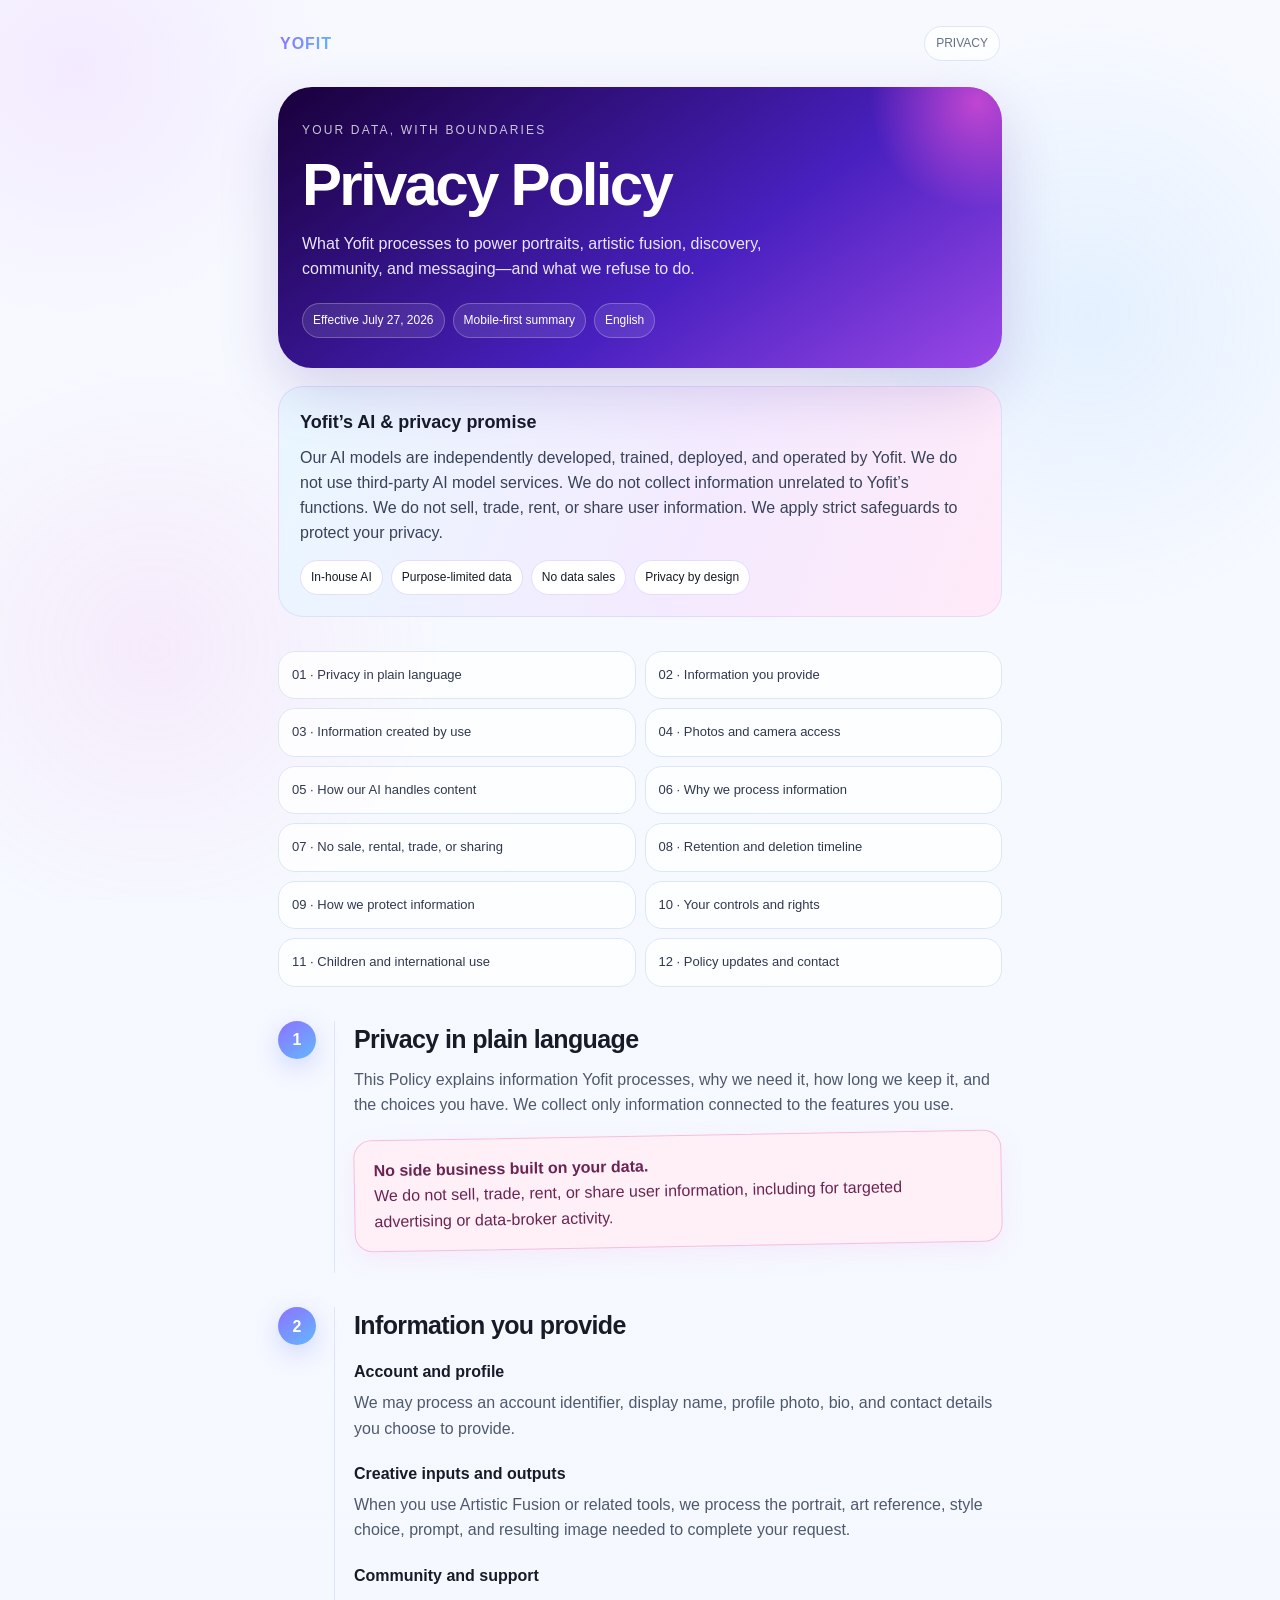
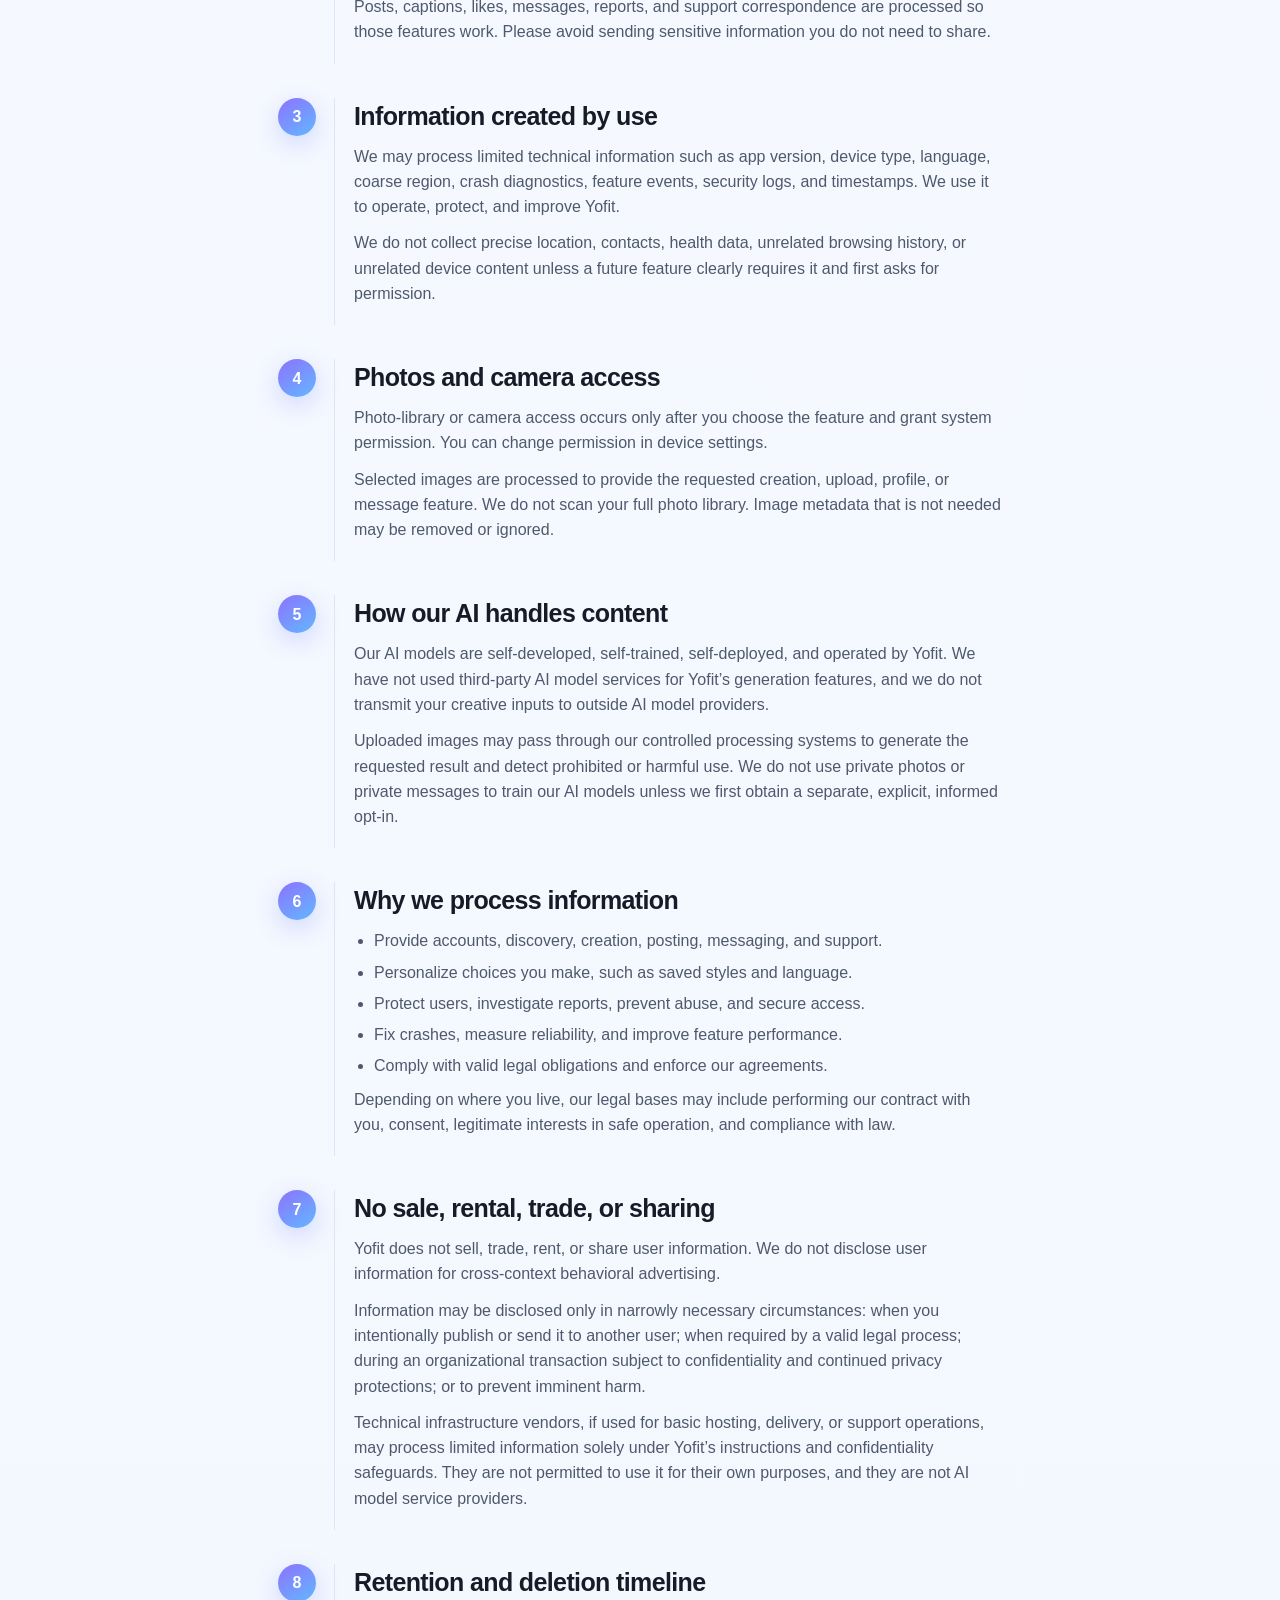
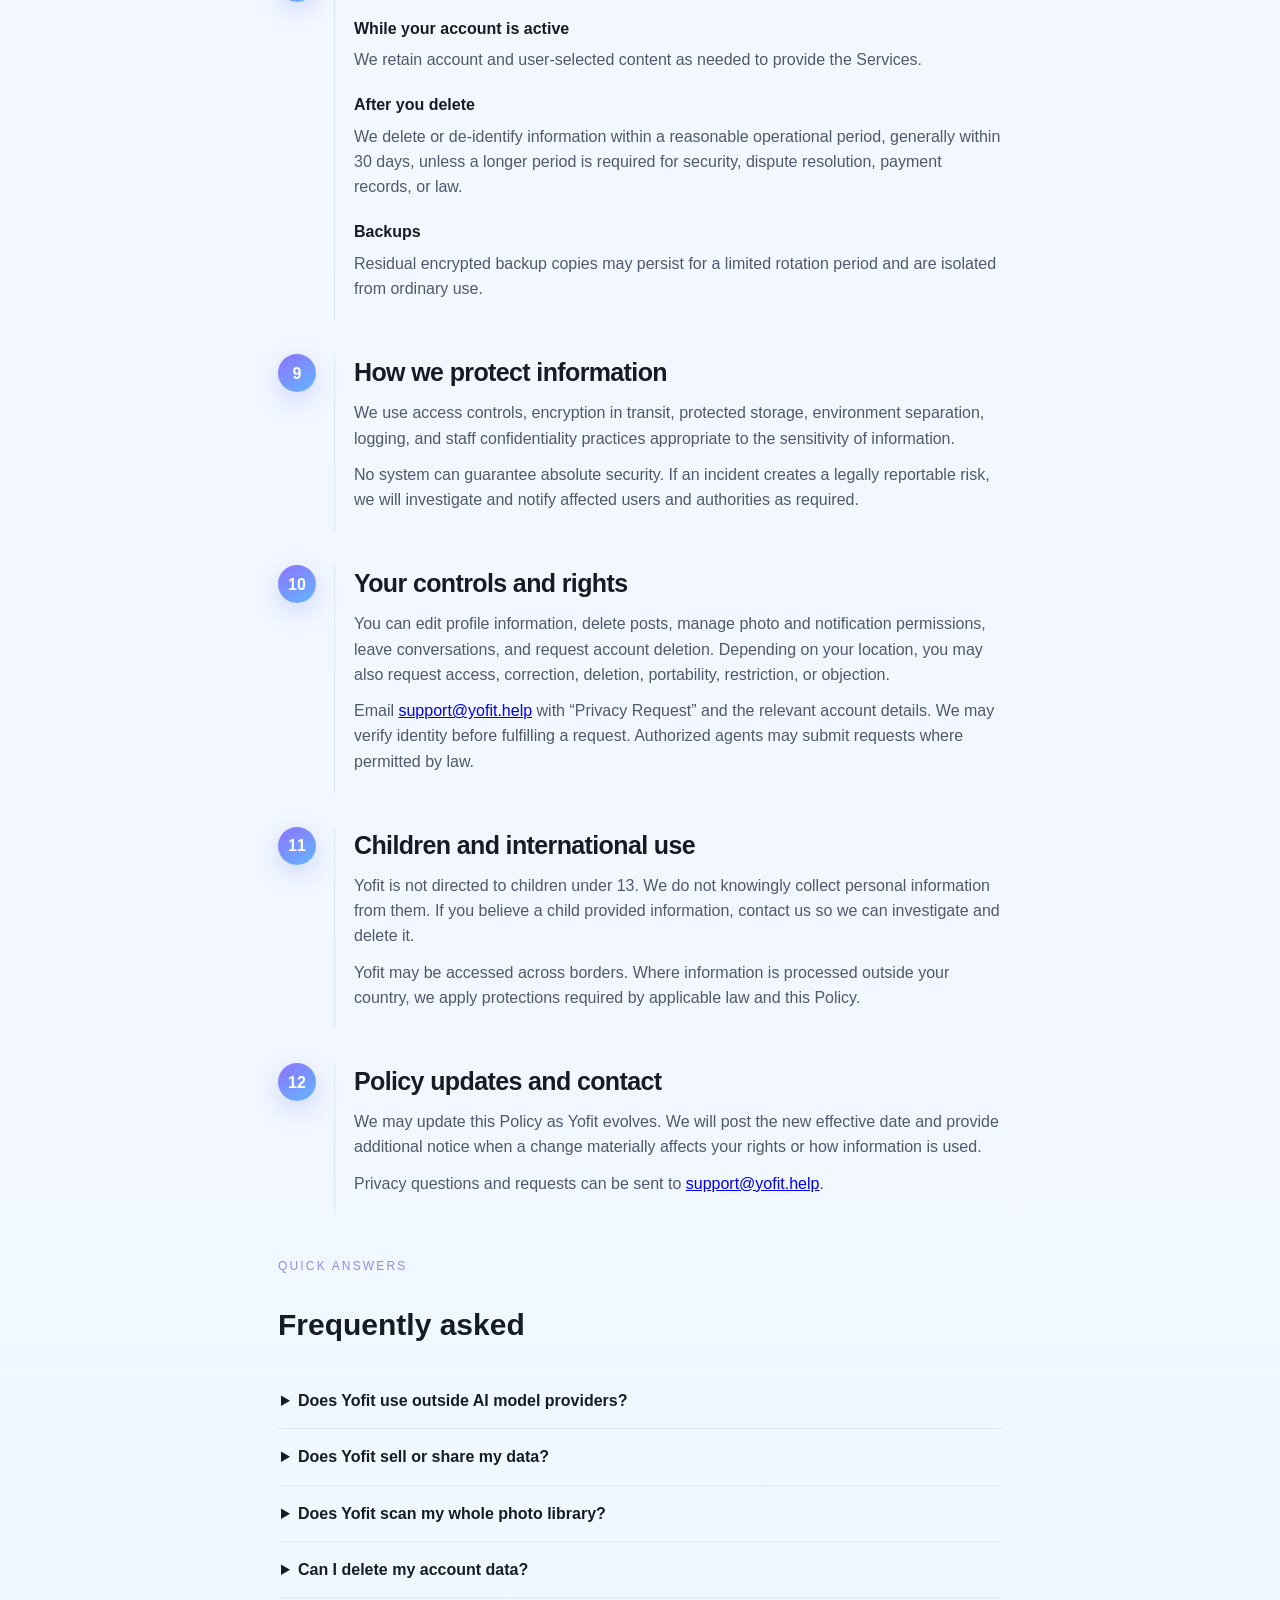
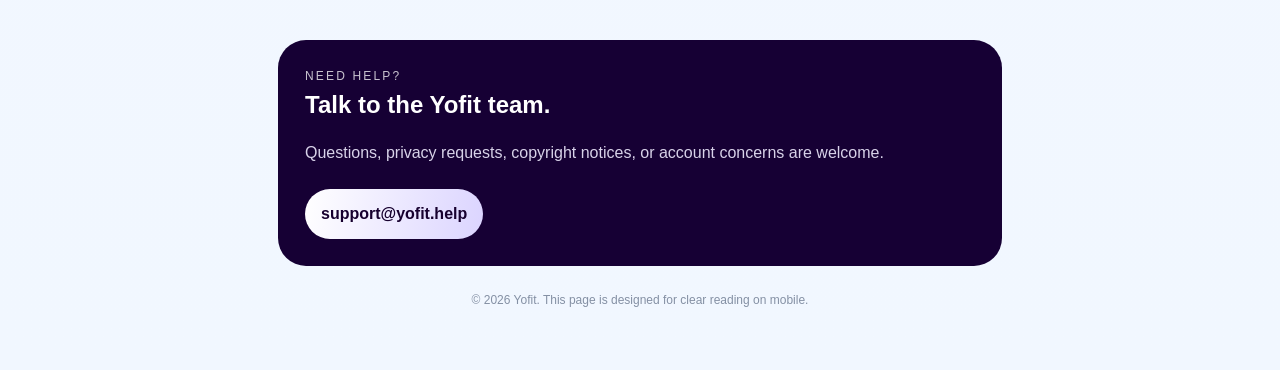
<file: privacy-policy.html>
<!doctype html><html lang="en"><head><meta charset="utf-8"><meta name="viewport" content="width=device-width,initial-scale=1,viewport-fit=cover"><meta name="theme-color" content="#160034"><title>Privacy Policy · Yofit</title><style>
:root{--ink:#171b27;--muted:#657083;--bg:#f5f8ff;--paper:#fff;--blue:#62b8ff;--violet:#8d72ff;--pink:#fa78d5;--line:#dce7f5;--deep:#160034}
*{box-sizing:border-box}html{scroll-behavior:smooth}body{margin:0;background:radial-gradient(circle at 75px 70px,#f3eaff 0,transparent 250px),linear-gradient(180deg,#f7f9ff,#f1f7ff);color:var(--ink);font:16px/1.58 -apple-system,BlinkMacSystemFont,"SF Pro Text","Segoe UI",sans-serif}
body:before{content:"";position:fixed;inset:0;pointer-events:none;background:radial-gradient(circle at 85% 35%,rgba(98,184,255,.12),transparent 24%),radial-gradient(circle at 12% 72%,rgba(250,120,213,.10),transparent 22%)}
.page{width:min(100%,760px);margin:auto;padding:18px 18px 60px;position:relative}.nav{display:flex;align-items:center;justify-content:space-between;padding:8px 2px 26px}.brand{font-weight:850;letter-spacing:.06em;background:linear-gradient(110deg,var(--violet),var(--blue));-webkit-background-clip:text;color:transparent}.pill{border:1px solid var(--line);background:rgba(255,255,255,.74);padding:7px 11px;border-radius:999px;color:var(--muted);font-size:12px}
.hero{padding:34px 24px 30px;border-radius:34px;background:linear-gradient(145deg,#19003b,#4820bf 60%,#9a48e7);color:#fff;box-shadow:0 22px 60px rgba(63,35,150,.18);overflow:hidden;position:relative}.hero:after{content:"";position:absolute;width:230px;height:230px;border-radius:50%;right:-90px;top:-100px;background:radial-gradient(circle,#fd58d9,transparent 66%);opacity:.65}.kicker{font-size:12px;letter-spacing:.18em;text-transform:uppercase;opacity:.76}.hero h1{font-size:clamp(37px,10vw,60px);line-height:.98;letter-spacing:-.045em;margin:16px 0;max-width:620px}.hero p{max-width:540px;margin:0;color:#eae7ff}.meta{display:flex;gap:8px;flex-wrap:wrap;margin-top:22px}.meta span{font-size:12px;padding:7px 10px;border:1px solid rgba(255,255,255,.24);border-radius:999px;background:rgba(255,255,255,.10)}
.promise{margin:18px 0 34px;border-radius:25px;padding:21px;background:linear-gradient(110deg,#e9f7ff,#f4eaff 58%,#ffeaf8);border:1px solid rgba(141,114,255,.16)}.promise b{display:block;font-size:18px;margin-bottom:8px}.promise p{margin:0;color:#394257}.chips{display:flex;gap:8px;flex-wrap:wrap;margin-top:14px}.chips span{font-size:12px;background:#fff;border:1px solid #e5dbff;border-radius:999px;padding:7px 10px}
.toc{display:grid;grid-template-columns:repeat(2,1fr);gap:9px;margin:0 0 34px}.toc a{text-decoration:none;color:#30384c;background:rgba(255,255,255,.75);border:1px solid var(--line);border-radius:17px;padding:13px;font-size:13px}
.section{display:grid;grid-template-columns:42px 1fr;gap:14px;margin:0 0 34px}.dot{width:38px;height:38px;border-radius:50%;display:grid;place-items:center;color:#fff;font-weight:800;background:linear-gradient(145deg,var(--violet),var(--blue));box-shadow:0 8px 24px rgba(100,120,255,.25)}.copy{border-left:1px solid var(--line);padding:0 0 8px 19px}.copy h2{font-size:25px;line-height:1.12;margin:4px 0 14px;letter-spacing:-.025em}.copy h3{font-size:16px;margin:20px 0 6px}.copy p,.copy li{color:#4f596c}.copy p{margin:0 0 11px}.copy ul{padding-left:20px;margin:8px 0}.copy li{margin:6px 0}
.sticker{transform:rotate(-1deg);margin:18px 0;padding:17px 19px;border:1px solid #f4bfdc;border-radius:18px;background:#fff0f8;color:#6b2451;box-shadow:0 8px 24px rgba(250,120,213,.10)}.note{margin:18px 0;padding:16px 18px;border-left:4px solid var(--blue);border-radius:0 16px 16px 0;background:#eef9ff;color:#354257}
.faq{margin:42px 0}.faq h2{font-size:30px}.faq details{border-bottom:1px solid var(--line);padding:15px 3px}.faq summary{font-weight:700;cursor:pointer}.faq details p{color:var(--muted);margin:10px 0 5px}
.contact{padding:27px;border-radius:28px;background:var(--deep);color:#fff}.contact h2{margin:0 0 8px}.contact p{color:#d8d2e9}.contact a{display:inline-block;margin-top:8px;color:#17002f;background:linear-gradient(100deg,#fff,#dbd4ff);font-weight:800;text-decoration:none;padding:12px 16px;border-radius:999px}.fine{font-size:12px;color:#8490a4;text-align:center;margin-top:25px}
@media(max-width:480px){.page{padding:12px 14px 44px}.hero{padding:28px 21px 26px;border-radius:28px}.hero h1{font-size:42px}.toc{grid-template-columns:1fr 1fr}.section{grid-template-columns:34px 1fr;gap:10px}.dot{width:32px;height:32px;font-size:13px}.copy{padding-left:14px}.copy h2{font-size:22px}}
</style></head><body><main class="page">
  <nav class="nav"><div class="brand">YOFIT</div><div class="pill">PRIVACY</div></nav>
  <header class="hero"><div class="kicker">Your data, with boundaries</div><h1>Privacy Policy</h1><p>What Yofit processes to power portraits, artistic fusion, discovery, community, and messaging—and what we refuse to do.</p><div class="meta"><span>Effective July 27, 2026</span><span>Mobile-first summary</span><span>English</span></div></header>
  
<div class="promise"><b>Yofit’s AI & privacy promise</b>
<p>Our AI models are independently developed, trained, deployed, and operated by Yofit. We do not use third-party AI model services. We do not collect information unrelated to Yofit’s functions. We do not sell, trade, rent, or share user information. We apply strict safeguards to protect your privacy.</p>
<div class="chips"><span>In-house AI</span><span>Purpose-limited data</span><span>No data sales</span><span>Privacy by design</span></div></div><nav class="toc"><a href="#overview">01 · Privacy in plain language</a><a href="#collect">02 · Information you provide</a><a href="#automatic">03 · Information created by use</a><a href="#photos">04 · Photos and camera access</a><a href="#ai">05 · How our AI handles content</a><a href="#uses">06 · Why we process information</a><a href="#disclosure">07 · No sale, rental, trade, or sharing</a><a href="#retention">08 · Retention and deletion timeline</a><a href="#security">09 · How we protect information</a><a href="#choices">10 · Your controls and rights</a><a href="#children">11 · Children and international use</a><a href="#updates">12 · Policy updates and contact</a></nav><section class="section" id="overview"><div class="dot">1</div><div class="copy"><h2>Privacy in plain language</h2><p>This Policy explains information Yofit processes, why we need it, how long we keep it, and the choices you have. We collect only information connected to the features you use.</p><div class="sticker"><b>No side business built on your data.</b><br>We do not sell, trade, rent, or share user information, including for targeted advertising or data-broker activity.</div></div></section><section class="section" id="collect"><div class="dot">2</div><div class="copy"><h2>Information you provide</h2><h3>Account and profile</h3><p>We may process an account identifier, display name, profile photo, bio, and contact details you choose to provide.</p><h3>Creative inputs and outputs</h3><p>When you use Artistic Fusion or related tools, we process the portrait, art reference, style choice, prompt, and resulting image needed to complete your request.</p><h3>Community and support</h3><p>Posts, captions, likes, messages, reports, and support correspondence are processed so those features work. Please avoid sending sensitive information you do not need to share.</p></div></section><section class="section" id="automatic"><div class="dot">3</div><div class="copy"><h2>Information created by use</h2><p>We may process limited technical information such as app version, device type, language, coarse region, crash diagnostics, feature events, security logs, and timestamps. We use it to operate, protect, and improve Yofit.</p><p>We do not collect precise location, contacts, health data, unrelated browsing history, or unrelated device content unless a future feature clearly requires it and first asks for permission.</p></div></section><section class="section" id="photos"><div class="dot">4</div><div class="copy"><h2>Photos and camera access</h2><p>Photo-library or camera access occurs only after you choose the feature and grant system permission. You can change permission in device settings.</p><p>Selected images are processed to provide the requested creation, upload, profile, or message feature. We do not scan your full photo library. Image metadata that is not needed may be removed or ignored.</p></div></section><section class="section" id="ai"><div class="dot">5</div><div class="copy"><h2>How our AI handles content</h2><p>Our AI models are self-developed, self-trained, self-deployed, and operated by Yofit. We have not used third-party AI model services for Yofit’s generation features, and we do not transmit your creative inputs to outside AI model providers.</p><p>Uploaded images may pass through our controlled processing systems to generate the requested result and detect prohibited or harmful use. We do not use private photos or private messages to train our AI models unless we first obtain a separate, explicit, informed opt-in.</p></div></section><section class="section" id="uses"><div class="dot">6</div><div class="copy"><h2>Why we process information</h2><ul><li>Provide accounts, discovery, creation, posting, messaging, and support.</li><li>Personalize choices you make, such as saved styles and language.</li><li>Protect users, investigate reports, prevent abuse, and secure access.</li><li>Fix crashes, measure reliability, and improve feature performance.</li><li>Comply with valid legal obligations and enforce our agreements.</li></ul><p>Depending on where you live, our legal bases may include performing our contract with you, consent, legitimate interests in safe operation, and compliance with law.</p></div></section><section class="section" id="disclosure"><div class="dot">7</div><div class="copy"><h2>No sale, rental, trade, or sharing</h2><p>Yofit does not sell, trade, rent, or share user information. We do not disclose user information for cross-context behavioral advertising.</p><p>Information may be disclosed only in narrowly necessary circumstances: when you intentionally publish or send it to another user; when required by a valid legal process; during an organizational transaction subject to confidentiality and continued privacy protections; or to prevent imminent harm.</p><p>Technical infrastructure vendors, if used for basic hosting, delivery, or support operations, may process limited information solely under Yofit’s instructions and confidentiality safeguards. They are not permitted to use it for their own purposes, and they are not AI model service providers.</p></div></section><section class="section" id="retention"><div class="dot">8</div><div class="copy"><h2>Retention and deletion timeline</h2><h3>While your account is active</h3><p>We retain account and user-selected content as needed to provide the Services.</p><h3>After you delete</h3><p>We delete or de-identify information within a reasonable operational period, generally within 30 days, unless a longer period is required for security, dispute resolution, payment records, or law.</p><h3>Backups</h3><p>Residual encrypted backup copies may persist for a limited rotation period and are isolated from ordinary use.</p></div></section><section class="section" id="security"><div class="dot">9</div><div class="copy"><h2>How we protect information</h2><p>We use access controls, encryption in transit, protected storage, environment separation, logging, and staff confidentiality practices appropriate to the sensitivity of information.</p><p>No system can guarantee absolute security. If an incident creates a legally reportable risk, we will investigate and notify affected users and authorities as required.</p></div></section><section class="section" id="choices"><div class="dot">10</div><div class="copy"><h2>Your controls and rights</h2><p>You can edit profile information, delete posts, manage photo and notification permissions, leave conversations, and request account deletion. Depending on your location, you may also request access, correction, deletion, portability, restriction, or objection.</p><p>Email <a href="mailto:support@yofit.help">support@yofit.help</a> with “Privacy Request” and the relevant account details. We may verify identity before fulfilling a request. Authorized agents may submit requests where permitted by law.</p></div></section><section class="section" id="children"><div class="dot">11</div><div class="copy"><h2>Children and international use</h2><p>Yofit is not directed to children under 13. We do not knowingly collect personal information from them. If you believe a child provided information, contact us so we can investigate and delete it.</p><p>Yofit may be accessed across borders. Where information is processed outside your country, we apply protections required by applicable law and this Policy.</p></div></section><section class="section" id="updates"><div class="dot">12</div><div class="copy"><h2>Policy updates and contact</h2><p>We may update this Policy as Yofit evolves. We will post the new effective date and provide additional notice when a change materially affects your rights or how information is used.</p><p>Privacy questions and requests can be sent to <a href="mailto:support@yofit.help">support@yofit.help</a>.</p></div></section>
  <section class="faq"><div class="kicker" style="color:#7c66df">Quick answers</div><h2>Frequently asked</h2><details><summary>Does Yofit use outside AI model providers?</summary><p>No. Yofit’s AI models are developed, trained, deployed, hosted, and operated by us.</p></details><details><summary>Does Yofit sell or share my data?</summary><p>No. We do not sell, trade, rent, or share user information.</p></details><details><summary>Does Yofit scan my whole photo library?</summary><p>No. System permission lets you select content; we process the items you choose for a feature.</p></details><details><summary>Can I delete my account data?</summary><p>Yes. Email support@yofit.help or use an available in-app deletion control. Limited records may be retained where required for security or law.</p></details></section>
  <footer class="contact"><div class="kicker">Need help?</div><h2>Talk to the Yofit team.</h2><p>Questions, privacy requests, copyright notices, or account concerns are welcome.</p><a href="mailto:support@yofit.help">support@yofit.help</a></footer>
  <div class="fine">© 2026 Yofit. This page is designed for clear reading on mobile.</div></main></body></html>
</file>
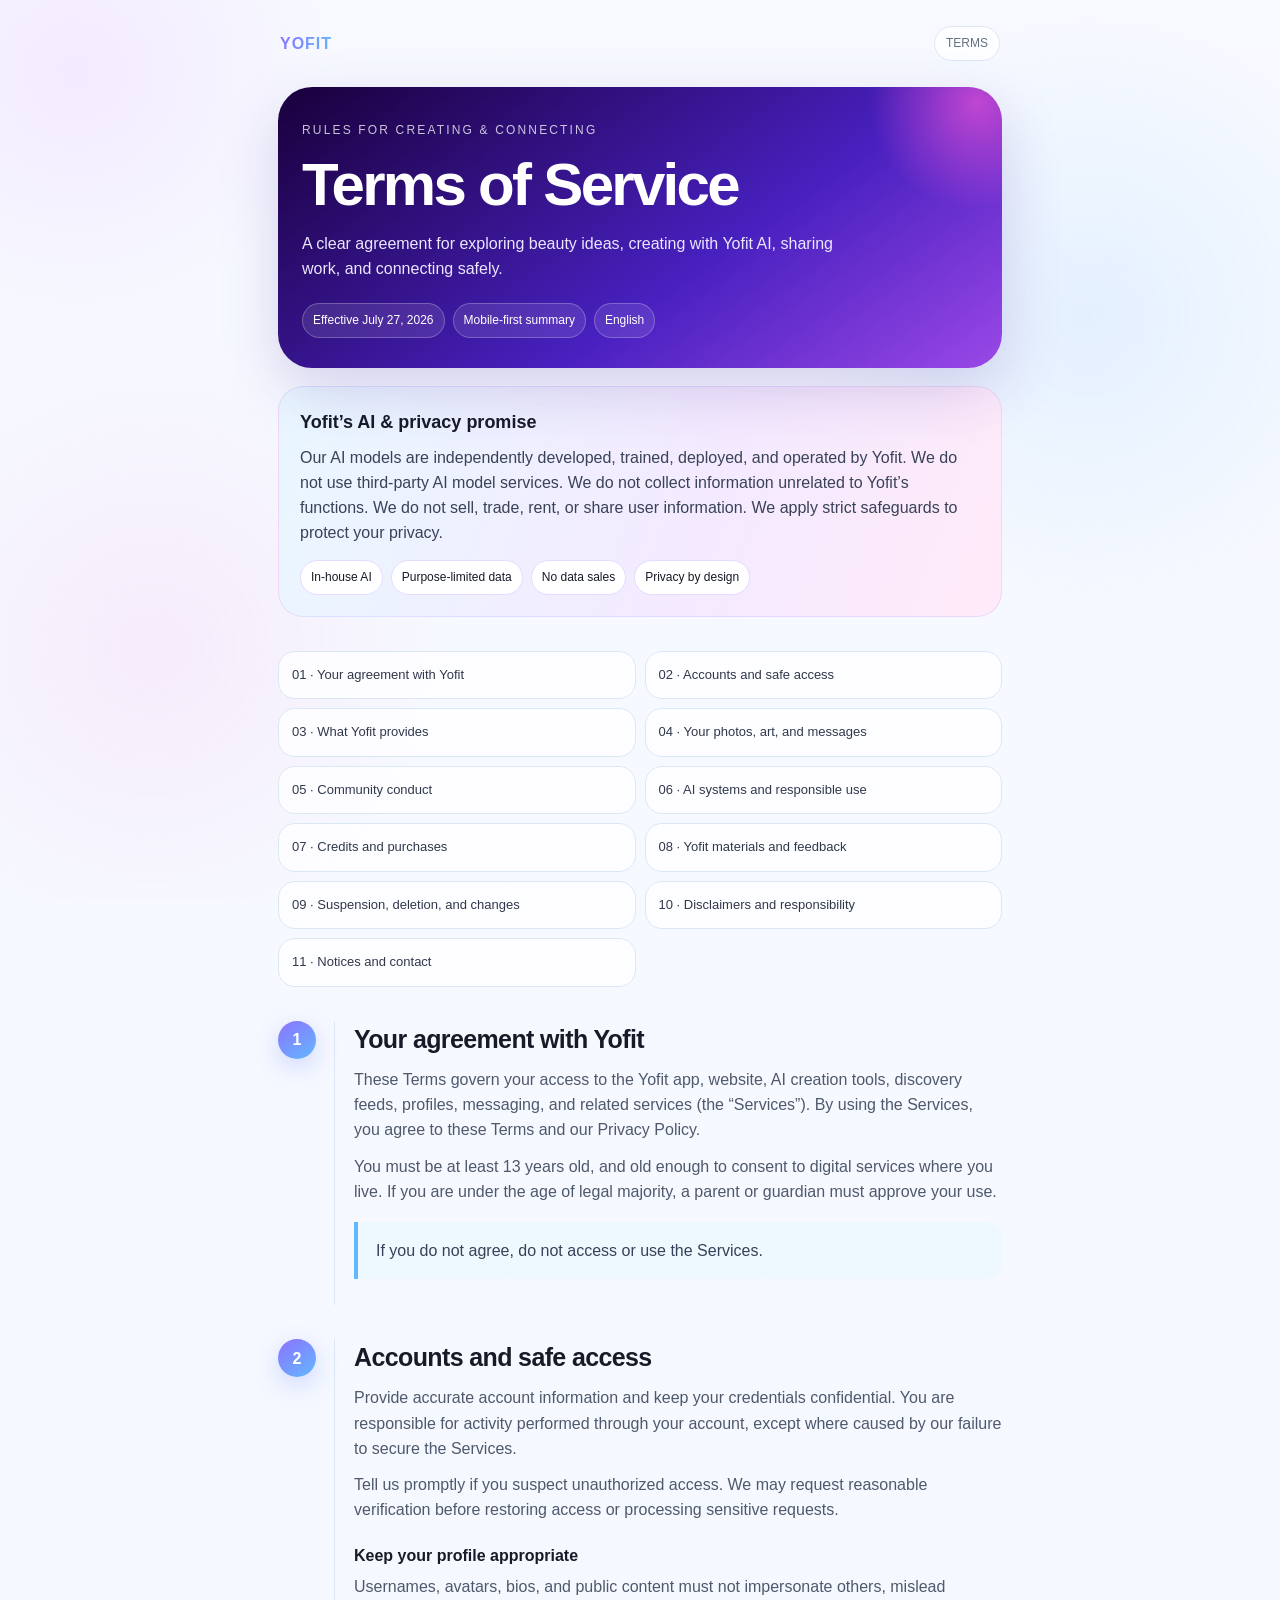
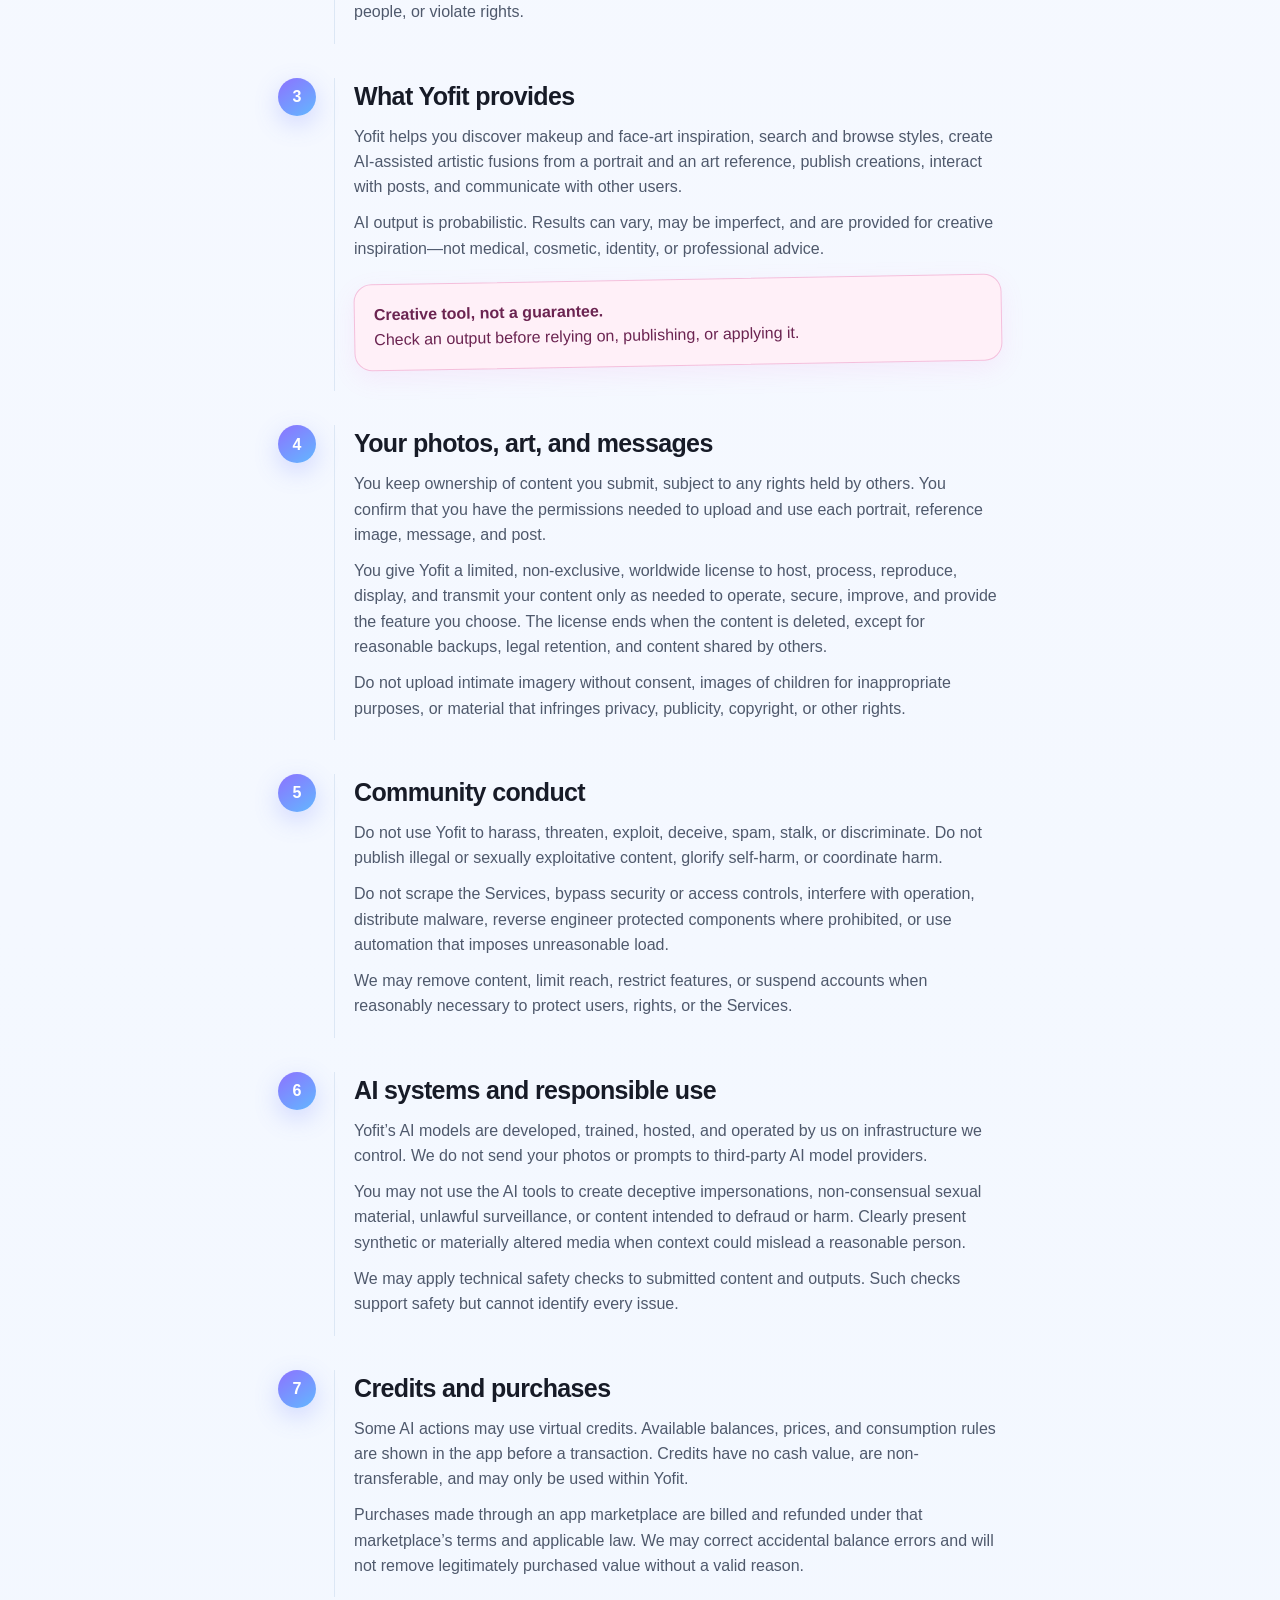
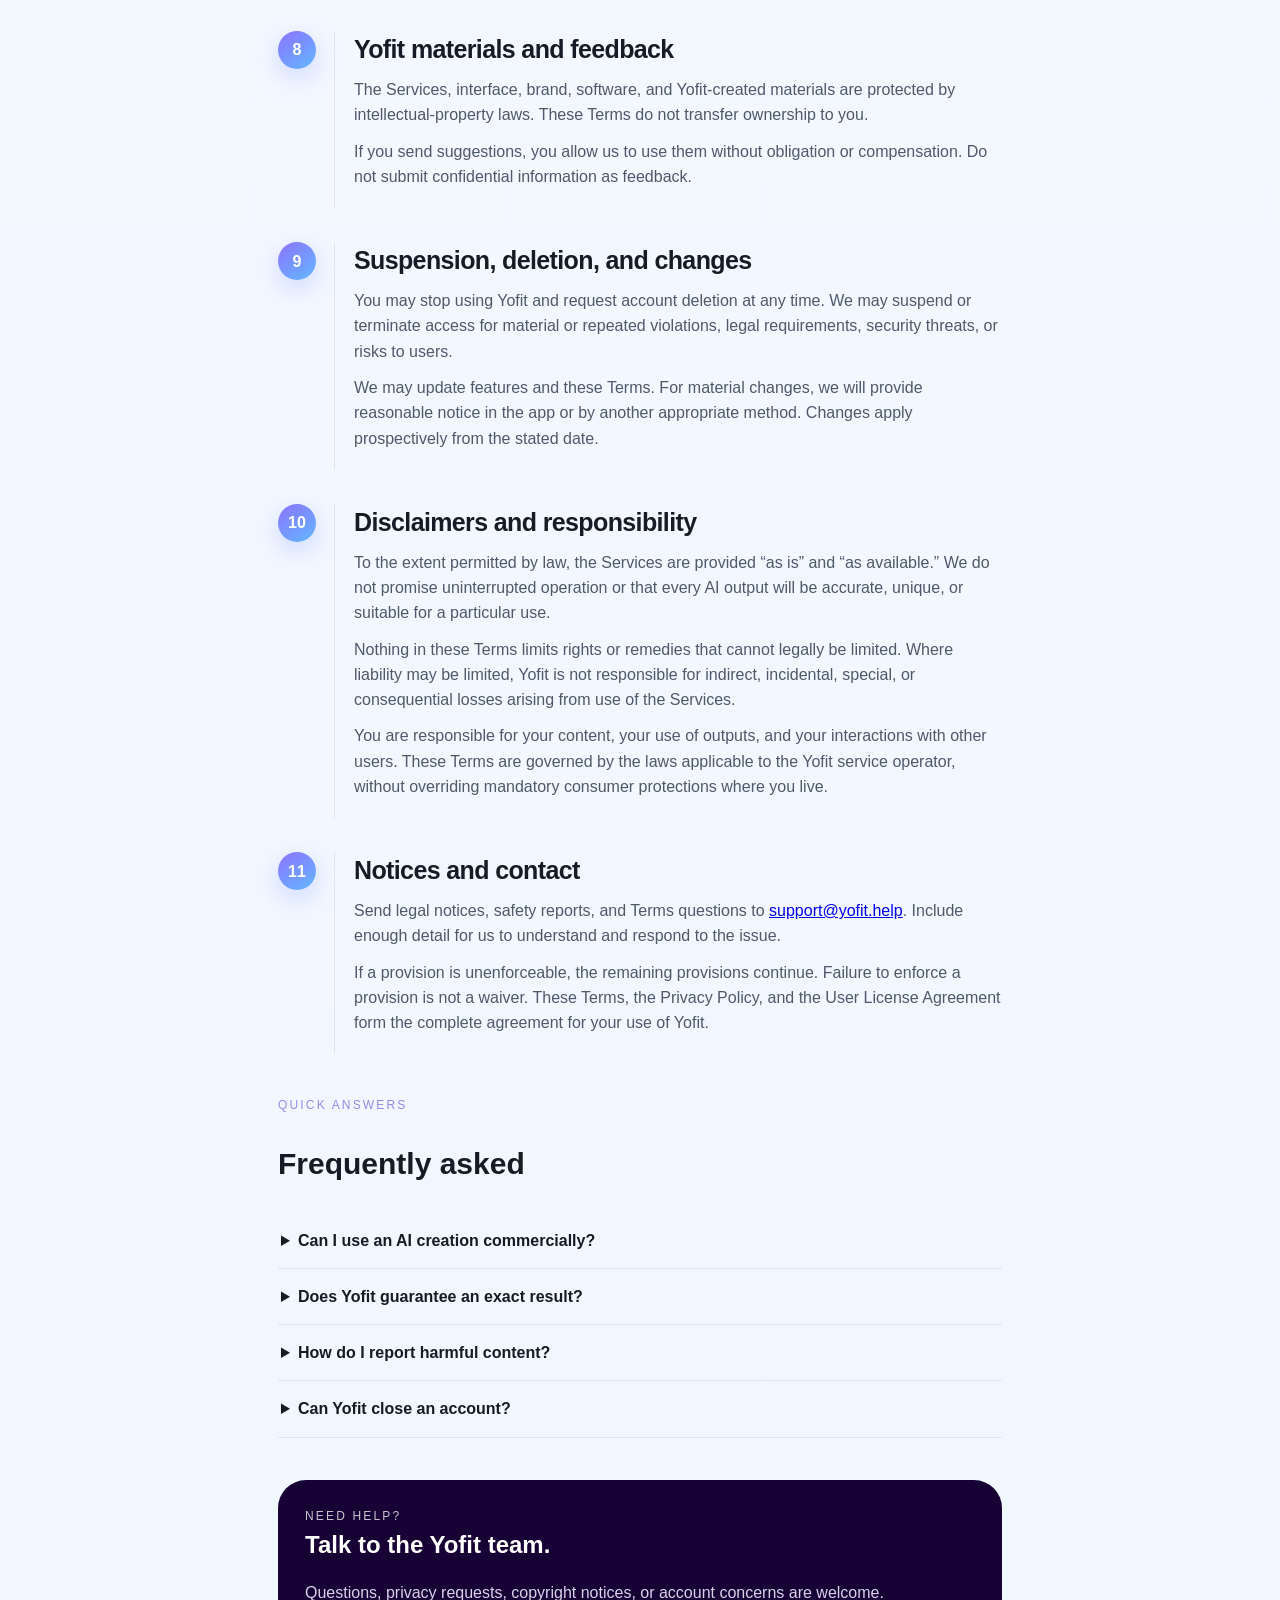
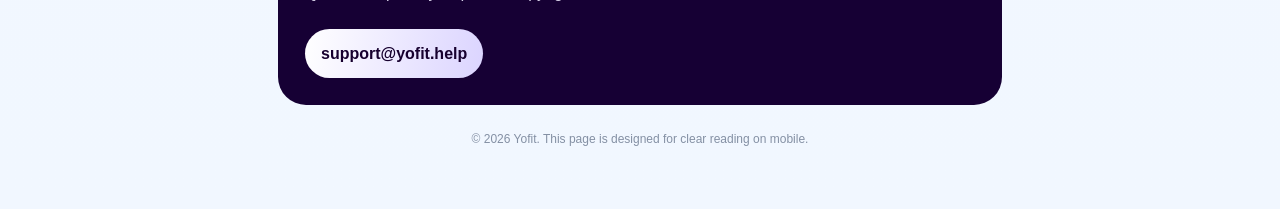
<file: terms-of-service.html>
<!doctype html><html lang="en"><head><meta charset="utf-8"><meta name="viewport" content="width=device-width,initial-scale=1,viewport-fit=cover"><meta name="theme-color" content="#160034"><title>Terms of Service · Yofit</title><style>
:root{--ink:#171b27;--muted:#657083;--bg:#f5f8ff;--paper:#fff;--blue:#62b8ff;--violet:#8d72ff;--pink:#fa78d5;--line:#dce7f5;--deep:#160034}
*{box-sizing:border-box}html{scroll-behavior:smooth}body{margin:0;background:radial-gradient(circle at 75px 70px,#f3eaff 0,transparent 250px),linear-gradient(180deg,#f7f9ff,#f1f7ff);color:var(--ink);font:16px/1.58 -apple-system,BlinkMacSystemFont,"SF Pro Text","Segoe UI",sans-serif}
body:before{content:"";position:fixed;inset:0;pointer-events:none;background:radial-gradient(circle at 85% 35%,rgba(98,184,255,.12),transparent 24%),radial-gradient(circle at 12% 72%,rgba(250,120,213,.10),transparent 22%)}
.page{width:min(100%,760px);margin:auto;padding:18px 18px 60px;position:relative}.nav{display:flex;align-items:center;justify-content:space-between;padding:8px 2px 26px}.brand{font-weight:850;letter-spacing:.06em;background:linear-gradient(110deg,var(--violet),var(--blue));-webkit-background-clip:text;color:transparent}.pill{border:1px solid var(--line);background:rgba(255,255,255,.74);padding:7px 11px;border-radius:999px;color:var(--muted);font-size:12px}
.hero{padding:34px 24px 30px;border-radius:34px;background:linear-gradient(145deg,#19003b,#4820bf 60%,#9a48e7);color:#fff;box-shadow:0 22px 60px rgba(63,35,150,.18);overflow:hidden;position:relative}.hero:after{content:"";position:absolute;width:230px;height:230px;border-radius:50%;right:-90px;top:-100px;background:radial-gradient(circle,#fd58d9,transparent 66%);opacity:.65}.kicker{font-size:12px;letter-spacing:.18em;text-transform:uppercase;opacity:.76}.hero h1{font-size:clamp(37px,10vw,60px);line-height:.98;letter-spacing:-.045em;margin:16px 0;max-width:620px}.hero p{max-width:540px;margin:0;color:#eae7ff}.meta{display:flex;gap:8px;flex-wrap:wrap;margin-top:22px}.meta span{font-size:12px;padding:7px 10px;border:1px solid rgba(255,255,255,.24);border-radius:999px;background:rgba(255,255,255,.10)}
.promise{margin:18px 0 34px;border-radius:25px;padding:21px;background:linear-gradient(110deg,#e9f7ff,#f4eaff 58%,#ffeaf8);border:1px solid rgba(141,114,255,.16)}.promise b{display:block;font-size:18px;margin-bottom:8px}.promise p{margin:0;color:#394257}.chips{display:flex;gap:8px;flex-wrap:wrap;margin-top:14px}.chips span{font-size:12px;background:#fff;border:1px solid #e5dbff;border-radius:999px;padding:7px 10px}
.toc{display:grid;grid-template-columns:repeat(2,1fr);gap:9px;margin:0 0 34px}.toc a{text-decoration:none;color:#30384c;background:rgba(255,255,255,.75);border:1px solid var(--line);border-radius:17px;padding:13px;font-size:13px}
.section{display:grid;grid-template-columns:42px 1fr;gap:14px;margin:0 0 34px}.dot{width:38px;height:38px;border-radius:50%;display:grid;place-items:center;color:#fff;font-weight:800;background:linear-gradient(145deg,var(--violet),var(--blue));box-shadow:0 8px 24px rgba(100,120,255,.25)}.copy{border-left:1px solid var(--line);padding:0 0 8px 19px}.copy h2{font-size:25px;line-height:1.12;margin:4px 0 14px;letter-spacing:-.025em}.copy h3{font-size:16px;margin:20px 0 6px}.copy p,.copy li{color:#4f596c}.copy p{margin:0 0 11px}.copy ul{padding-left:20px;margin:8px 0}.copy li{margin:6px 0}
.sticker{transform:rotate(-1deg);margin:18px 0;padding:17px 19px;border:1px solid #f4bfdc;border-radius:18px;background:#fff0f8;color:#6b2451;box-shadow:0 8px 24px rgba(250,120,213,.10)}.note{margin:18px 0;padding:16px 18px;border-left:4px solid var(--blue);border-radius:0 16px 16px 0;background:#eef9ff;color:#354257}
.faq{margin:42px 0}.faq h2{font-size:30px}.faq details{border-bottom:1px solid var(--line);padding:15px 3px}.faq summary{font-weight:700;cursor:pointer}.faq details p{color:var(--muted);margin:10px 0 5px}
.contact{padding:27px;border-radius:28px;background:var(--deep);color:#fff}.contact h2{margin:0 0 8px}.contact p{color:#d8d2e9}.contact a{display:inline-block;margin-top:8px;color:#17002f;background:linear-gradient(100deg,#fff,#dbd4ff);font-weight:800;text-decoration:none;padding:12px 16px;border-radius:999px}.fine{font-size:12px;color:#8490a4;text-align:center;margin-top:25px}
@media(max-width:480px){.page{padding:12px 14px 44px}.hero{padding:28px 21px 26px;border-radius:28px}.hero h1{font-size:42px}.toc{grid-template-columns:1fr 1fr}.section{grid-template-columns:34px 1fr;gap:10px}.dot{width:32px;height:32px;font-size:13px}.copy{padding-left:14px}.copy h2{font-size:22px}}
</style></head><body><main class="page">
  <nav class="nav"><div class="brand">YOFIT</div><div class="pill">TERMS</div></nav>
  <header class="hero"><div class="kicker">Rules for creating & connecting</div><h1>Terms of Service</h1><p>A clear agreement for exploring beauty ideas, creating with Yofit AI, sharing work, and connecting safely.</p><div class="meta"><span>Effective July 27, 2026</span><span>Mobile-first summary</span><span>English</span></div></header>
  
<div class="promise"><b>Yofit’s AI & privacy promise</b>
<p>Our AI models are independently developed, trained, deployed, and operated by Yofit. We do not use third-party AI model services. We do not collect information unrelated to Yofit’s functions. We do not sell, trade, rent, or share user information. We apply strict safeguards to protect your privacy.</p>
<div class="chips"><span>In-house AI</span><span>Purpose-limited data</span><span>No data sales</span><span>Privacy by design</span></div></div><nav class="toc"><a href="#scope">01 · Your agreement with Yofit</a><a href="#account">02 · Accounts and safe access</a><a href="#features">03 · What Yofit provides</a><a href="#content">04 · Your photos, art, and messages</a><a href="#conduct">05 · Community conduct</a><a href="#ai">06 · AI systems and responsible use</a><a href="#purchases">07 · Credits and purchases</a><a href="#rights">08 · Yofit materials and feedback</a><a href="#ending">09 · Suspension, deletion, and changes</a><a href="#legal">10 · Disclaimers and responsibility</a><a href="#contact">11 · Notices and contact</a></nav><section class="section" id="scope"><div class="dot">1</div><div class="copy"><h2>Your agreement with Yofit</h2><p>These Terms govern your access to the Yofit app, website, AI creation tools, discovery feeds, profiles, messaging, and related services (the “Services”). By using the Services, you agree to these Terms and our Privacy Policy.</p><p>You must be at least 13 years old, and old enough to consent to digital services where you live. If you are under the age of legal majority, a parent or guardian must approve your use.</p><div class="note">If you do not agree, do not access or use the Services.</div></div></section><section class="section" id="account"><div class="dot">2</div><div class="copy"><h2>Accounts and safe access</h2><p>Provide accurate account information and keep your credentials confidential. You are responsible for activity performed through your account, except where caused by our failure to secure the Services.</p><p>Tell us promptly if you suspect unauthorized access. We may request reasonable verification before restoring access or processing sensitive requests.</p><h3>Keep your profile appropriate</h3><p>Usernames, avatars, bios, and public content must not impersonate others, mislead people, or violate rights.</p></div></section><section class="section" id="features"><div class="dot">3</div><div class="copy"><h2>What Yofit provides</h2><p>Yofit helps you discover makeup and face-art inspiration, search and browse styles, create AI-assisted artistic fusions from a portrait and an art reference, publish creations, interact with posts, and communicate with other users.</p><p>AI output is probabilistic. Results can vary, may be imperfect, and are provided for creative inspiration—not medical, cosmetic, identity, or professional advice.</p><div class="sticker"><b>Creative tool, not a guarantee.</b><br>Check an output before relying on, publishing, or applying it.</div></div></section><section class="section" id="content"><div class="dot">4</div><div class="copy"><h2>Your photos, art, and messages</h2><p>You keep ownership of content you submit, subject to any rights held by others. You confirm that you have the permissions needed to upload and use each portrait, reference image, message, and post.</p><p>You give Yofit a limited, non-exclusive, worldwide license to host, process, reproduce, display, and transmit your content only as needed to operate, secure, improve, and provide the feature you choose. The license ends when the content is deleted, except for reasonable backups, legal retention, and content shared by others.</p><p>Do not upload intimate imagery without consent, images of children for inappropriate purposes, or material that infringes privacy, publicity, copyright, or other rights.</p></div></section><section class="section" id="conduct"><div class="dot">5</div><div class="copy"><h2>Community conduct</h2><p>Do not use Yofit to harass, threaten, exploit, deceive, spam, stalk, or discriminate. Do not publish illegal or sexually exploitative content, glorify self-harm, or coordinate harm.</p><p>Do not scrape the Services, bypass security or access controls, interfere with operation, distribute malware, reverse engineer protected components where prohibited, or use automation that imposes unreasonable load.</p><p>We may remove content, limit reach, restrict features, or suspend accounts when reasonably necessary to protect users, rights, or the Services.</p></div></section><section class="section" id="ai"><div class="dot">6</div><div class="copy"><h2>AI systems and responsible use</h2><p>Yofit’s AI models are developed, trained, hosted, and operated by us on infrastructure we control. We do not send your photos or prompts to third-party AI model providers.</p><p>You may not use the AI tools to create deceptive impersonations, non-consensual sexual material, unlawful surveillance, or content intended to defraud or harm. Clearly present synthetic or materially altered media when context could mislead a reasonable person.</p><p>We may apply technical safety checks to submitted content and outputs. Such checks support safety but cannot identify every issue.</p></div></section><section class="section" id="purchases"><div class="dot">7</div><div class="copy"><h2>Credits and purchases</h2><p>Some AI actions may use virtual credits. Available balances, prices, and consumption rules are shown in the app before a transaction. Credits have no cash value, are non-transferable, and may only be used within Yofit.</p><p>Purchases made through an app marketplace are billed and refunded under that marketplace’s terms and applicable law. We may correct accidental balance errors and will not remove legitimately purchased value without a valid reason.</p></div></section><section class="section" id="rights"><div class="dot">8</div><div class="copy"><h2>Yofit materials and feedback</h2><p>The Services, interface, brand, software, and Yofit-created materials are protected by intellectual-property laws. These Terms do not transfer ownership to you.</p><p>If you send suggestions, you allow us to use them without obligation or compensation. Do not submit confidential information as feedback.</p></div></section><section class="section" id="ending"><div class="dot">9</div><div class="copy"><h2>Suspension, deletion, and changes</h2><p>You may stop using Yofit and request account deletion at any time. We may suspend or terminate access for material or repeated violations, legal requirements, security threats, or risks to users.</p><p>We may update features and these Terms. For material changes, we will provide reasonable notice in the app or by another appropriate method. Changes apply prospectively from the stated date.</p></div></section><section class="section" id="legal"><div class="dot">10</div><div class="copy"><h2>Disclaimers and responsibility</h2><p>To the extent permitted by law, the Services are provided “as is” and “as available.” We do not promise uninterrupted operation or that every AI output will be accurate, unique, or suitable for a particular use.</p><p>Nothing in these Terms limits rights or remedies that cannot legally be limited. Where liability may be limited, Yofit is not responsible for indirect, incidental, special, or consequential losses arising from use of the Services.</p><p>You are responsible for your content, your use of outputs, and your interactions with other users. These Terms are governed by the laws applicable to the Yofit service operator, without overriding mandatory consumer protections where you live.</p></div></section><section class="section" id="contact"><div class="dot">11</div><div class="copy"><h2>Notices and contact</h2><p>Send legal notices, safety reports, and Terms questions to <a href="mailto:support@yofit.help">support@yofit.help</a>. Include enough detail for us to understand and respond to the issue.</p><p>If a provision is unenforceable, the remaining provisions continue. Failure to enforce a provision is not a waiver. These Terms, the Privacy Policy, and the User License Agreement form the complete agreement for your use of Yofit.</p></div></section>
  <section class="faq"><div class="kicker" style="color:#7c66df">Quick answers</div><h2>Frequently asked</h2><details><summary>Can I use an AI creation commercially?</summary><p>You may use an output subject to these Terms and any rights in the people, photos, references, or protected material involved. Yofit does not guarantee exclusive rights.</p></details><details><summary>Does Yofit guarantee an exact result?</summary><p>No. AI output varies. Treat it as creative inspiration and inspect it before use.</p></details><details><summary>How do I report harmful content?</summary><p>Use available in-app reporting tools or email support@yofit.help with relevant details.</p></details><details><summary>Can Yofit close an account?</summary><p>Yes, when reasonably necessary for serious or repeated violations, security, legal compliance, or user safety.</p></details></section>
  <footer class="contact"><div class="kicker">Need help?</div><h2>Talk to the Yofit team.</h2><p>Questions, privacy requests, copyright notices, or account concerns are welcome.</p><a href="mailto:support@yofit.help">support@yofit.help</a></footer>
  <div class="fine">© 2026 Yofit. This page is designed for clear reading on mobile.</div></main></body></html>
</file>
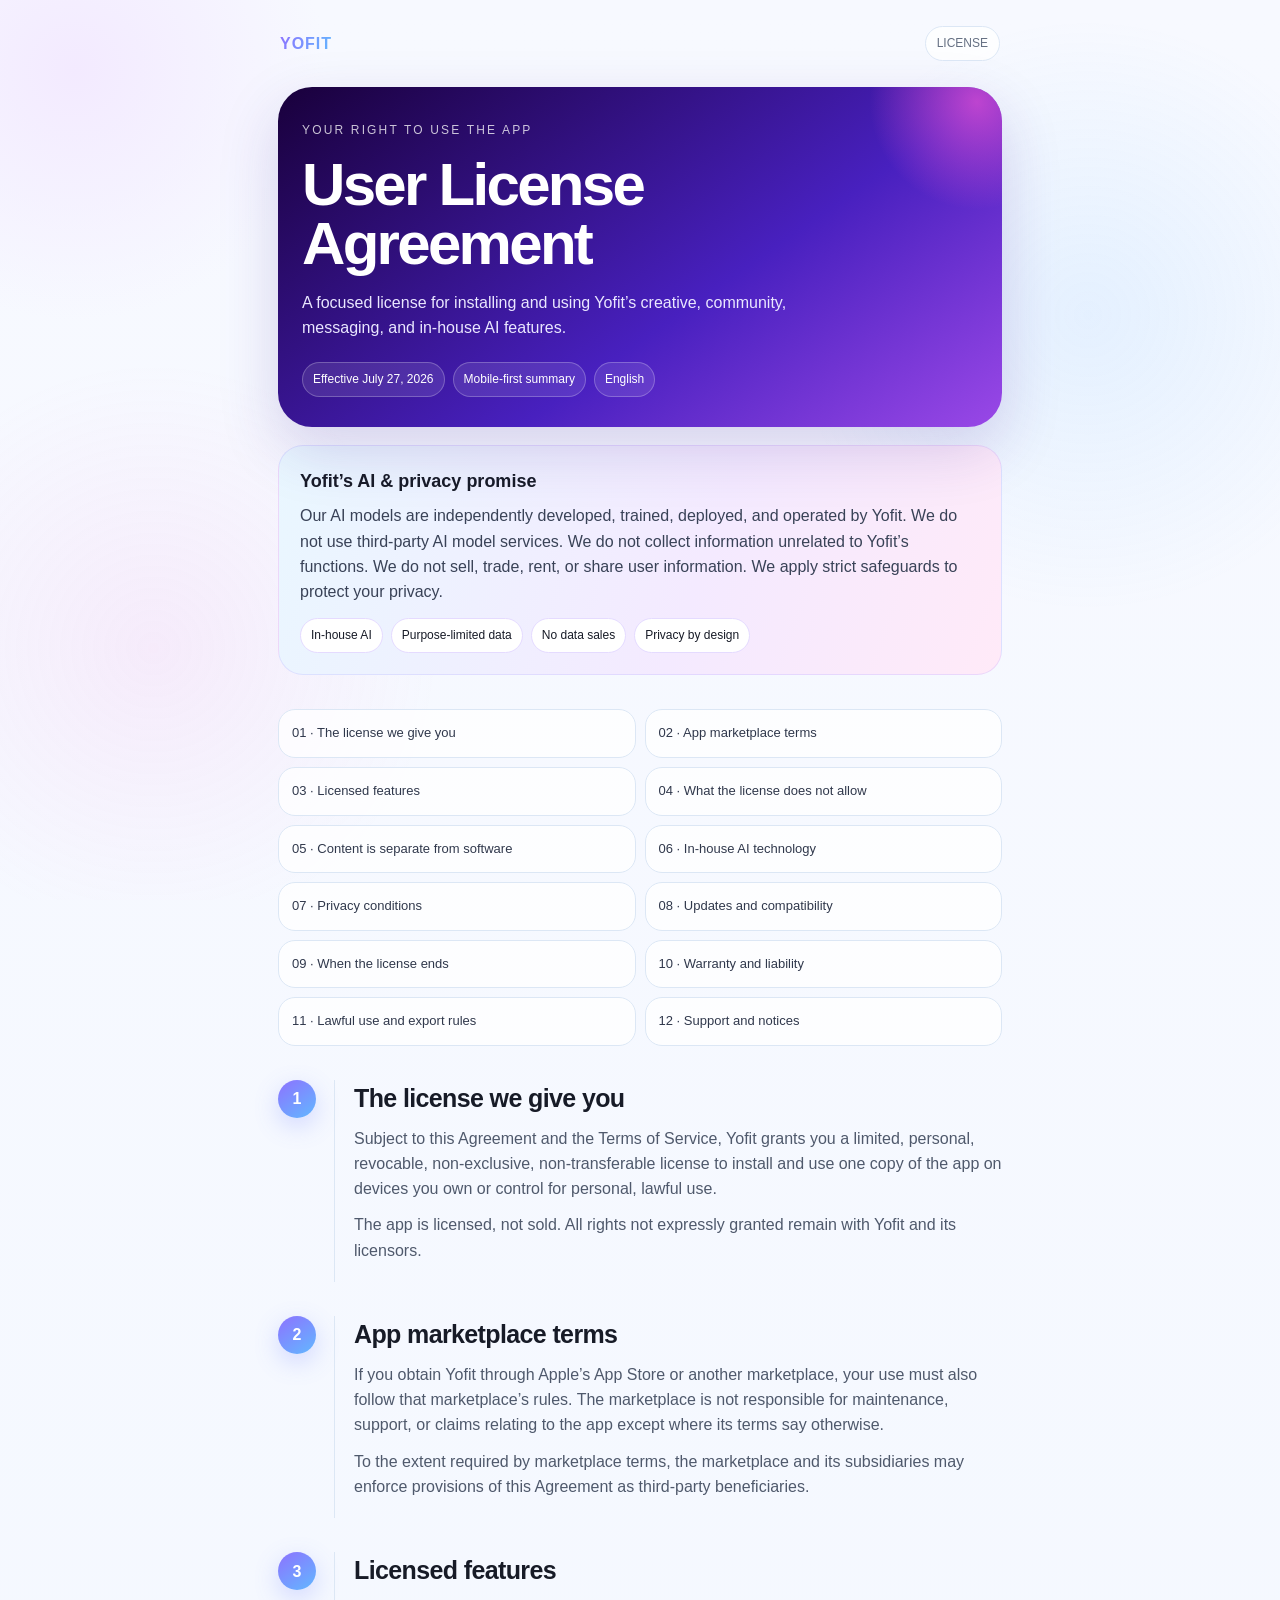
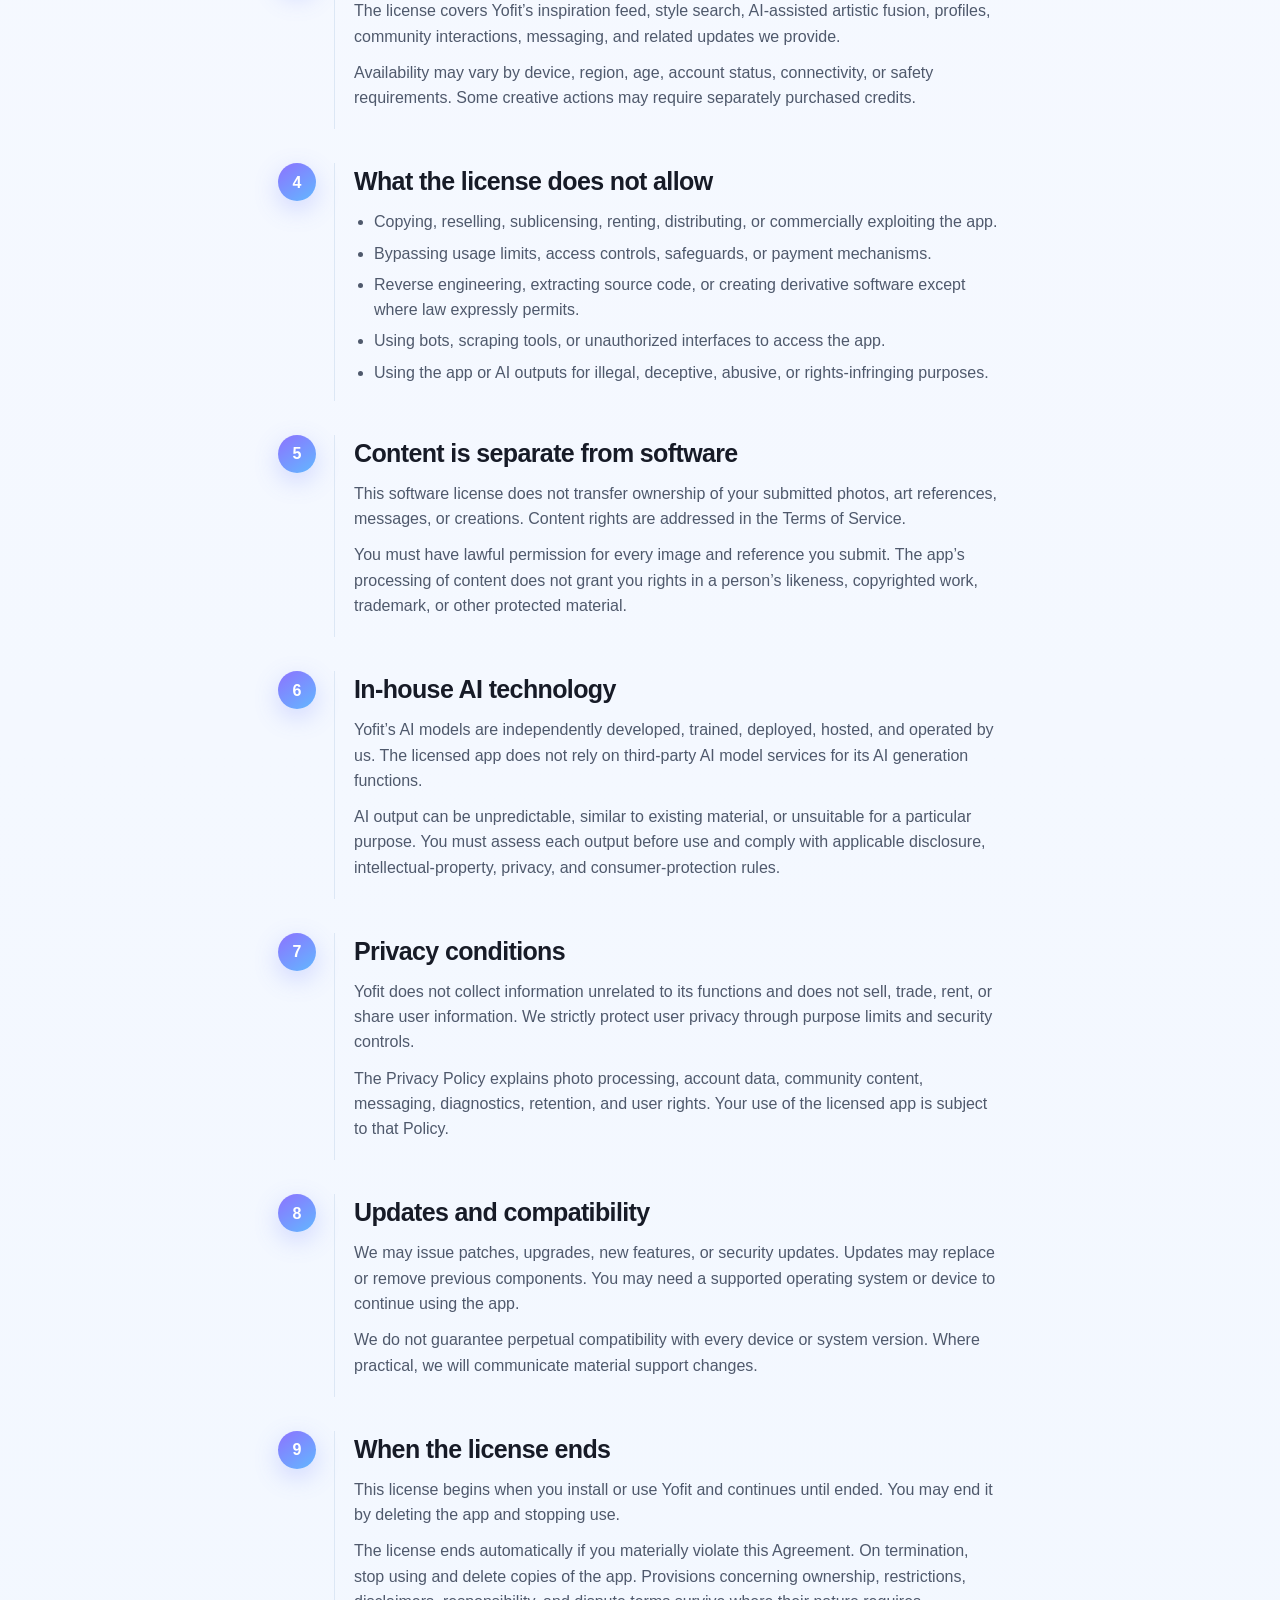
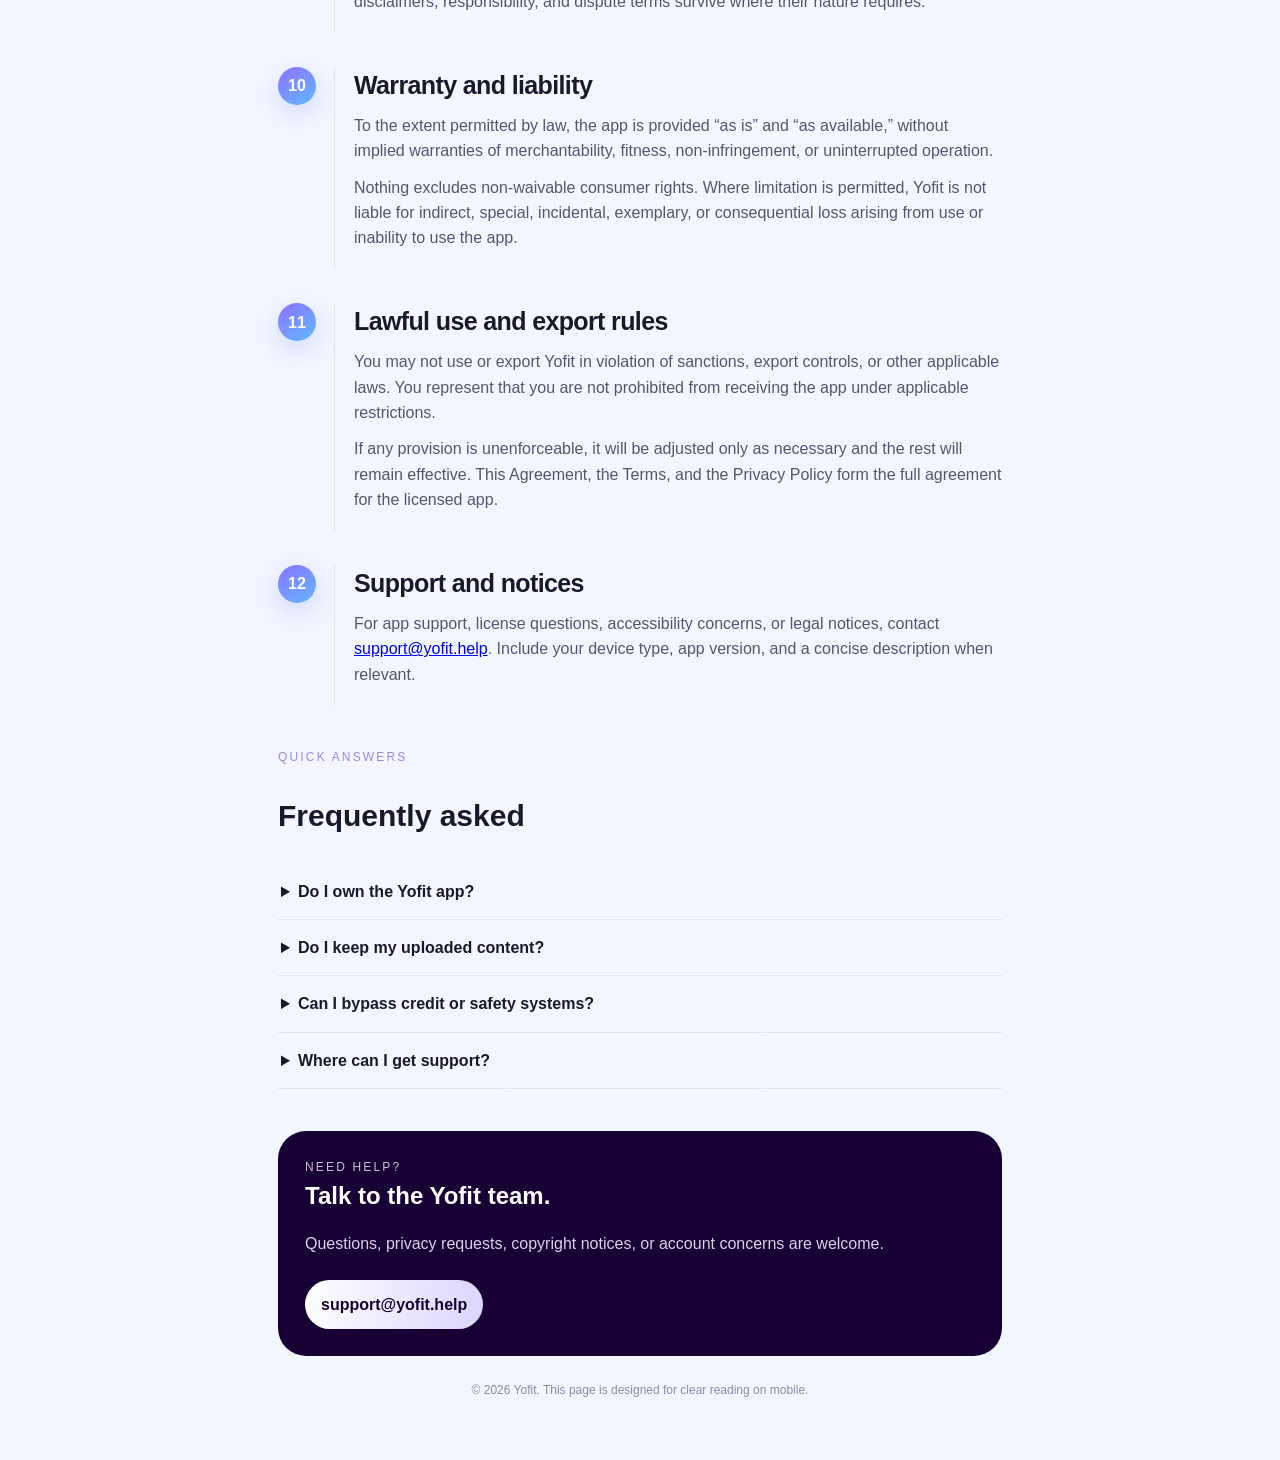
<file: user-license-agreement.html>
<!doctype html><html lang="en"><head><meta charset="utf-8"><meta name="viewport" content="width=device-width,initial-scale=1,viewport-fit=cover"><meta name="theme-color" content="#160034"><title>User License Agreement · Yofit</title><style>
:root{--ink:#171b27;--muted:#657083;--bg:#f5f8ff;--paper:#fff;--blue:#62b8ff;--violet:#8d72ff;--pink:#fa78d5;--line:#dce7f5;--deep:#160034}
*{box-sizing:border-box}html{scroll-behavior:smooth}body{margin:0;background:radial-gradient(circle at 75px 70px,#f3eaff 0,transparent 250px),linear-gradient(180deg,#f7f9ff,#f1f7ff);color:var(--ink);font:16px/1.58 -apple-system,BlinkMacSystemFont,"SF Pro Text","Segoe UI",sans-serif}
body:before{content:"";position:fixed;inset:0;pointer-events:none;background:radial-gradient(circle at 85% 35%,rgba(98,184,255,.12),transparent 24%),radial-gradient(circle at 12% 72%,rgba(250,120,213,.10),transparent 22%)}
.page{width:min(100%,760px);margin:auto;padding:18px 18px 60px;position:relative}.nav{display:flex;align-items:center;justify-content:space-between;padding:8px 2px 26px}.brand{font-weight:850;letter-spacing:.06em;background:linear-gradient(110deg,var(--violet),var(--blue));-webkit-background-clip:text;color:transparent}.pill{border:1px solid var(--line);background:rgba(255,255,255,.74);padding:7px 11px;border-radius:999px;color:var(--muted);font-size:12px}
.hero{padding:34px 24px 30px;border-radius:34px;background:linear-gradient(145deg,#19003b,#4820bf 60%,#9a48e7);color:#fff;box-shadow:0 22px 60px rgba(63,35,150,.18);overflow:hidden;position:relative}.hero:after{content:"";position:absolute;width:230px;height:230px;border-radius:50%;right:-90px;top:-100px;background:radial-gradient(circle,#fd58d9,transparent 66%);opacity:.65}.kicker{font-size:12px;letter-spacing:.18em;text-transform:uppercase;opacity:.76}.hero h1{font-size:clamp(37px,10vw,60px);line-height:.98;letter-spacing:-.045em;margin:16px 0;max-width:620px}.hero p{max-width:540px;margin:0;color:#eae7ff}.meta{display:flex;gap:8px;flex-wrap:wrap;margin-top:22px}.meta span{font-size:12px;padding:7px 10px;border:1px solid rgba(255,255,255,.24);border-radius:999px;background:rgba(255,255,255,.10)}
.promise{margin:18px 0 34px;border-radius:25px;padding:21px;background:linear-gradient(110deg,#e9f7ff,#f4eaff 58%,#ffeaf8);border:1px solid rgba(141,114,255,.16)}.promise b{display:block;font-size:18px;margin-bottom:8px}.promise p{margin:0;color:#394257}.chips{display:flex;gap:8px;flex-wrap:wrap;margin-top:14px}.chips span{font-size:12px;background:#fff;border:1px solid #e5dbff;border-radius:999px;padding:7px 10px}
.toc{display:grid;grid-template-columns:repeat(2,1fr);gap:9px;margin:0 0 34px}.toc a{text-decoration:none;color:#30384c;background:rgba(255,255,255,.75);border:1px solid var(--line);border-radius:17px;padding:13px;font-size:13px}
.section{display:grid;grid-template-columns:42px 1fr;gap:14px;margin:0 0 34px}.dot{width:38px;height:38px;border-radius:50%;display:grid;place-items:center;color:#fff;font-weight:800;background:linear-gradient(145deg,var(--violet),var(--blue));box-shadow:0 8px 24px rgba(100,120,255,.25)}.copy{border-left:1px solid var(--line);padding:0 0 8px 19px}.copy h2{font-size:25px;line-height:1.12;margin:4px 0 14px;letter-spacing:-.025em}.copy h3{font-size:16px;margin:20px 0 6px}.copy p,.copy li{color:#4f596c}.copy p{margin:0 0 11px}.copy ul{padding-left:20px;margin:8px 0}.copy li{margin:6px 0}
.sticker{transform:rotate(-1deg);margin:18px 0;padding:17px 19px;border:1px solid #f4bfdc;border-radius:18px;background:#fff0f8;color:#6b2451;box-shadow:0 8px 24px rgba(250,120,213,.10)}.note{margin:18px 0;padding:16px 18px;border-left:4px solid var(--blue);border-radius:0 16px 16px 0;background:#eef9ff;color:#354257}
.faq{margin:42px 0}.faq h2{font-size:30px}.faq details{border-bottom:1px solid var(--line);padding:15px 3px}.faq summary{font-weight:700;cursor:pointer}.faq details p{color:var(--muted);margin:10px 0 5px}
.contact{padding:27px;border-radius:28px;background:var(--deep);color:#fff}.contact h2{margin:0 0 8px}.contact p{color:#d8d2e9}.contact a{display:inline-block;margin-top:8px;color:#17002f;background:linear-gradient(100deg,#fff,#dbd4ff);font-weight:800;text-decoration:none;padding:12px 16px;border-radius:999px}.fine{font-size:12px;color:#8490a4;text-align:center;margin-top:25px}
@media(max-width:480px){.page{padding:12px 14px 44px}.hero{padding:28px 21px 26px;border-radius:28px}.hero h1{font-size:42px}.toc{grid-template-columns:1fr 1fr}.section{grid-template-columns:34px 1fr;gap:10px}.dot{width:32px;height:32px;font-size:13px}.copy{padding-left:14px}.copy h2{font-size:22px}}
</style></head><body><main class="page">
  <nav class="nav"><div class="brand">YOFIT</div><div class="pill">LICENSE</div></nav>
  <header class="hero"><div class="kicker">Your right to use the app</div><h1>User License Agreement</h1><p>A focused license for installing and using Yofit’s creative, community, messaging, and in-house AI features.</p><div class="meta"><span>Effective July 27, 2026</span><span>Mobile-first summary</span><span>English</span></div></header>
  
<div class="promise"><b>Yofit’s AI & privacy promise</b>
<p>Our AI models are independently developed, trained, deployed, and operated by Yofit. We do not use third-party AI model services. We do not collect information unrelated to Yofit’s functions. We do not sell, trade, rent, or share user information. We apply strict safeguards to protect your privacy.</p>
<div class="chips"><span>In-house AI</span><span>Purpose-limited data</span><span>No data sales</span><span>Privacy by design</span></div></div><nav class="toc"><a href="#grant">01 · The license we give you</a><a href="#store">02 · App marketplace terms</a><a href="#features">03 · Licensed features</a><a href="#limits">04 · What the license does not allow</a><a href="#content">05 · Content is separate from software</a><a href="#ai">06 · In-house AI technology</a><a href="#privacy">07 · Privacy conditions</a><a href="#updates">08 · Updates and compatibility</a><a href="#termination">09 · When the license ends</a><a href="#warranty">10 · Warranty and liability</a><a href="#export">11 · Lawful use and export rules</a><a href="#support">12 · Support and notices</a></nav><section class="section" id="grant"><div class="dot">1</div><div class="copy"><h2>The license we give you</h2><p>Subject to this Agreement and the Terms of Service, Yofit grants you a limited, personal, revocable, non-exclusive, non-transferable license to install and use one copy of the app on devices you own or control for personal, lawful use.</p><p>The app is licensed, not sold. All rights not expressly granted remain with Yofit and its licensors.</p></div></section><section class="section" id="store"><div class="dot">2</div><div class="copy"><h2>App marketplace terms</h2><p>If you obtain Yofit through Apple’s App Store or another marketplace, your use must also follow that marketplace’s rules. The marketplace is not responsible for maintenance, support, or claims relating to the app except where its terms say otherwise.</p><p>To the extent required by marketplace terms, the marketplace and its subsidiaries may enforce provisions of this Agreement as third-party beneficiaries.</p></div></section><section class="section" id="features"><div class="dot">3</div><div class="copy"><h2>Licensed features</h2><p>The license covers Yofit’s inspiration feed, style search, AI-assisted artistic fusion, profiles, community interactions, messaging, and related updates we provide.</p><p>Availability may vary by device, region, age, account status, connectivity, or safety requirements. Some creative actions may require separately purchased credits.</p></div></section><section class="section" id="limits"><div class="dot">4</div><div class="copy"><h2>What the license does not allow</h2><ul><li>Copying, reselling, sublicensing, renting, distributing, or commercially exploiting the app.</li><li>Bypassing usage limits, access controls, safeguards, or payment mechanisms.</li><li>Reverse engineering, extracting source code, or creating derivative software except where law expressly permits.</li><li>Using bots, scraping tools, or unauthorized interfaces to access the app.</li><li>Using the app or AI outputs for illegal, deceptive, abusive, or rights-infringing purposes.</li></ul></div></section><section class="section" id="content"><div class="dot">5</div><div class="copy"><h2>Content is separate from software</h2><p>This software license does not transfer ownership of your submitted photos, art references, messages, or creations. Content rights are addressed in the Terms of Service.</p><p>You must have lawful permission for every image and reference you submit. The app’s processing of content does not grant you rights in a person’s likeness, copyrighted work, trademark, or other protected material.</p></div></section><section class="section" id="ai"><div class="dot">6</div><div class="copy"><h2>In-house AI technology</h2><p>Yofit’s AI models are independently developed, trained, deployed, hosted, and operated by us. The licensed app does not rely on third-party AI model services for its AI generation functions.</p><p>AI output can be unpredictable, similar to existing material, or unsuitable for a particular purpose. You must assess each output before use and comply with applicable disclosure, intellectual-property, privacy, and consumer-protection rules.</p></div></section><section class="section" id="privacy"><div class="dot">7</div><div class="copy"><h2>Privacy conditions</h2><p>Yofit does not collect information unrelated to its functions and does not sell, trade, rent, or share user information. We strictly protect user privacy through purpose limits and security controls.</p><p>The Privacy Policy explains photo processing, account data, community content, messaging, diagnostics, retention, and user rights. Your use of the licensed app is subject to that Policy.</p></div></section><section class="section" id="updates"><div class="dot">8</div><div class="copy"><h2>Updates and compatibility</h2><p>We may issue patches, upgrades, new features, or security updates. Updates may replace or remove previous components. You may need a supported operating system or device to continue using the app.</p><p>We do not guarantee perpetual compatibility with every device or system version. Where practical, we will communicate material support changes.</p></div></section><section class="section" id="termination"><div class="dot">9</div><div class="copy"><h2>When the license ends</h2><p>This license begins when you install or use Yofit and continues until ended. You may end it by deleting the app and stopping use.</p><p>The license ends automatically if you materially violate this Agreement. On termination, stop using and delete copies of the app. Provisions concerning ownership, restrictions, disclaimers, responsibility, and dispute terms survive where their nature requires.</p></div></section><section class="section" id="warranty"><div class="dot">10</div><div class="copy"><h2>Warranty and liability</h2><p>To the extent permitted by law, the app is provided “as is” and “as available,” without implied warranties of merchantability, fitness, non-infringement, or uninterrupted operation.</p><p>Nothing excludes non-waivable consumer rights. Where limitation is permitted, Yofit is not liable for indirect, special, incidental, exemplary, or consequential loss arising from use or inability to use the app.</p></div></section><section class="section" id="export"><div class="dot">11</div><div class="copy"><h2>Lawful use and export rules</h2><p>You may not use or export Yofit in violation of sanctions, export controls, or other applicable laws. You represent that you are not prohibited from receiving the app under applicable restrictions.</p><p>If any provision is unenforceable, it will be adjusted only as necessary and the rest will remain effective. This Agreement, the Terms, and the Privacy Policy form the full agreement for the licensed app.</p></div></section><section class="section" id="support"><div class="dot">12</div><div class="copy"><h2>Support and notices</h2><p>For app support, license questions, accessibility concerns, or legal notices, contact <a href="mailto:support@yofit.help">support@yofit.help</a>. Include your device type, app version, and a concise description when relevant.</p></div></section>
  <section class="faq"><div class="kicker" style="color:#7c66df">Quick answers</div><h2>Frequently asked</h2><details><summary>Do I own the Yofit app?</summary><p>No. The app is licensed to you for personal, lawful use; Yofit retains ownership of the software and brand.</p></details><details><summary>Do I keep my uploaded content?</summary><p>Yes, subject to rights held by others. The Terms explain the limited permissions needed to operate your chosen features.</p></details><details><summary>Can I bypass credit or safety systems?</summary><p>No. Circumventing access, payment, usage, or safety controls violates this Agreement.</p></details><details><summary>Where can I get support?</summary><p>Email support@yofit.help with the app version and a short description of the issue.</p></details></section>
  <footer class="contact"><div class="kicker">Need help?</div><h2>Talk to the Yofit team.</h2><p>Questions, privacy requests, copyright notices, or account concerns are welcome.</p><a href="mailto:support@yofit.help">support@yofit.help</a></footer>
  <div class="fine">© 2026 Yofit. This page is designed for clear reading on mobile.</div></main></body></html>
</file>
